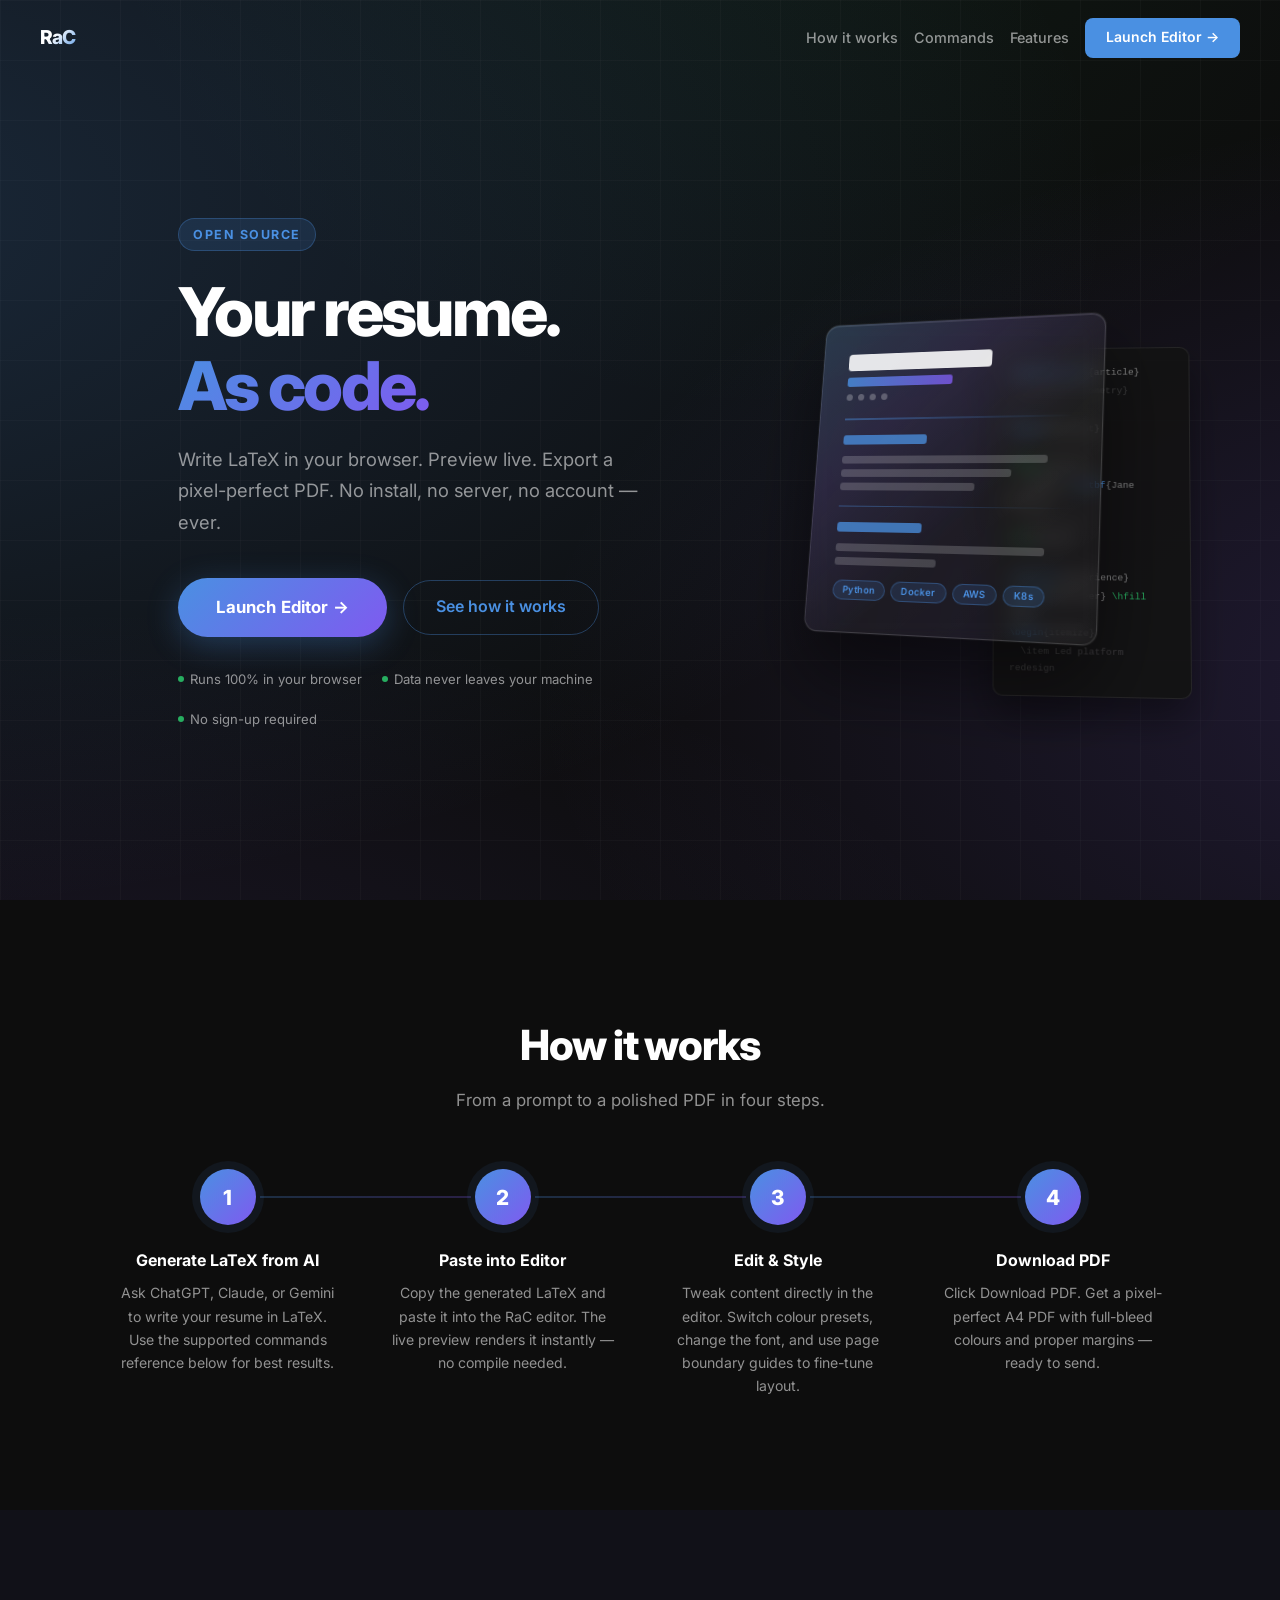
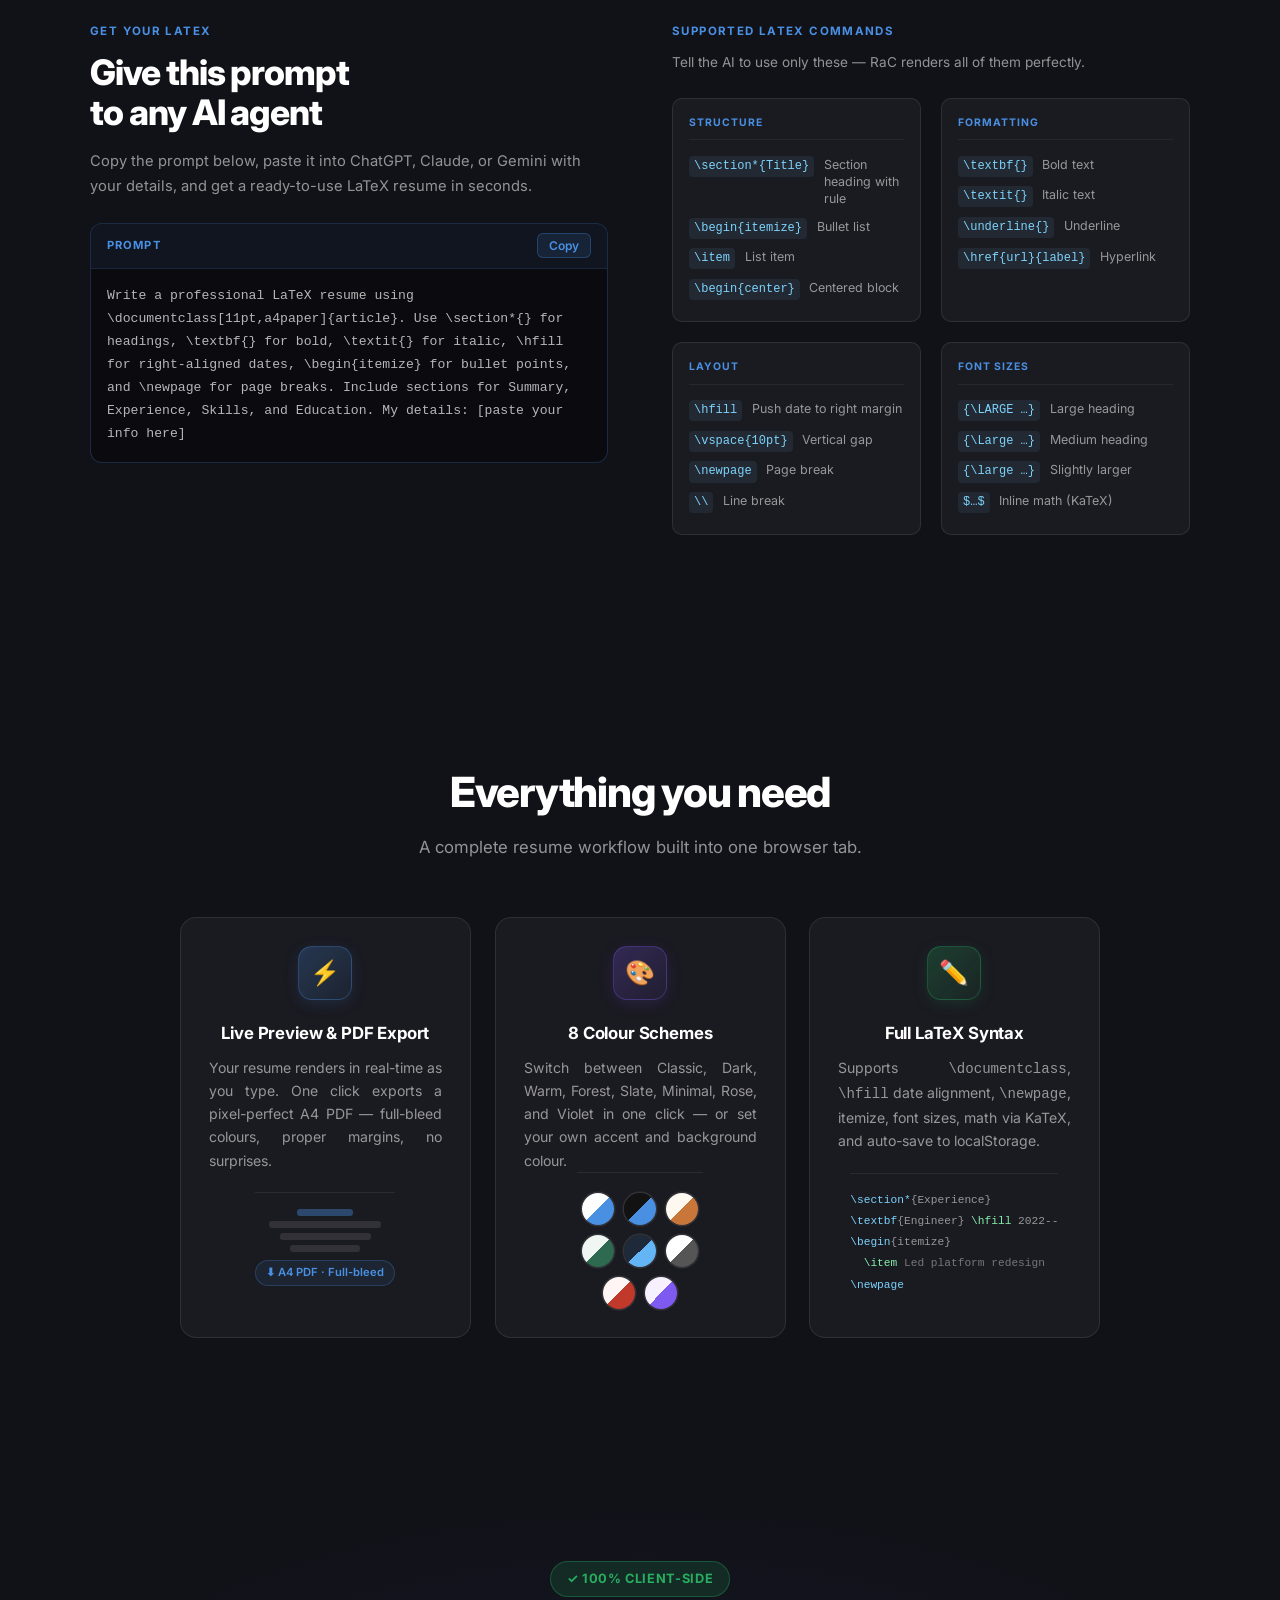
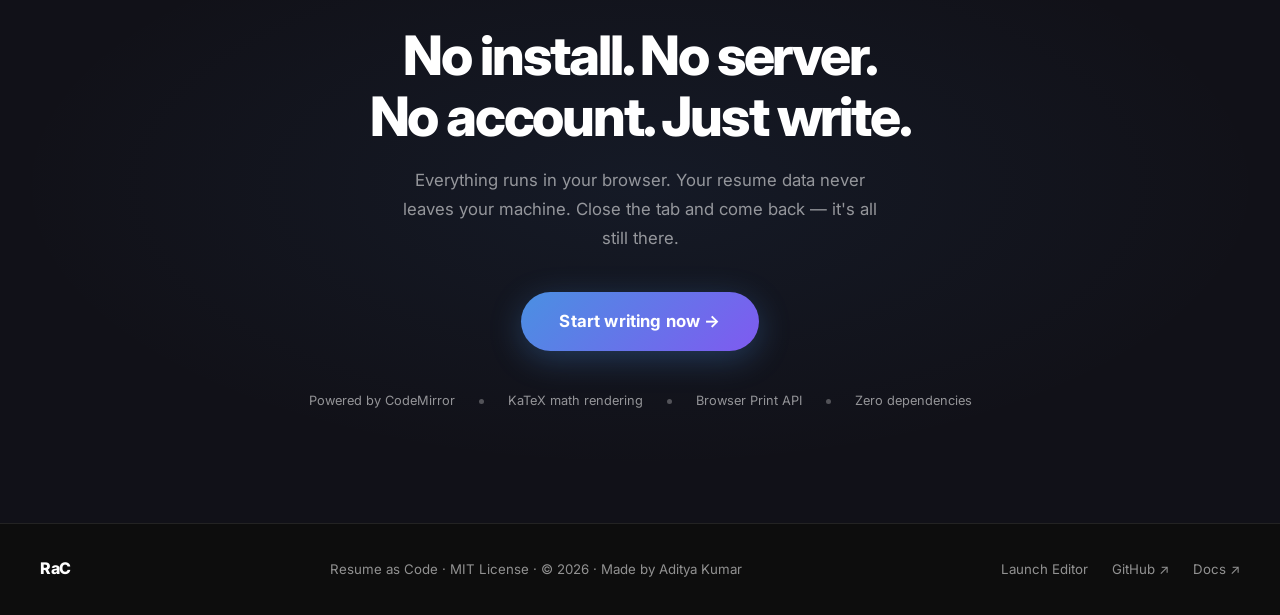
<file: index.html>
<!DOCTYPE html>
<html lang="en">
<head>
  <meta charset="UTF-8">
  <meta name="viewport" content="width=device-width, initial-scale=1.0">
  <title>RaC — Resume as Code | Browser-based LaTeX Resume Editor</title>
  <meta name="description" content="Write your resume in LaTeX, preview it live, export to PDF. No install, no server, no account required.">
  <link rel="stylesheet" href="css/landing.css">
  <link rel="preconnect" href="https://fonts.googleapis.com">
  <link href="https://fonts.googleapis.com/css2?family=Inter:ital,opsz,wght@0,14..32,400;0,14..32,600;0,14..32,700;0,14..32,800&display=swap" rel="stylesheet">
</head>
<body>

  <!-- ── Navigation ──────────────────────────────────────────────── -->
  <nav class="nav" id="nav">
    <span class="nav-logo">RaC</span>
    <div class="nav-links">
      <a href="#how-it-works" class="nav-link">How it works</a>
      <a href="#prompt"       class="nav-link">Commands</a>
      <a href="#features"     class="nav-link">Features</a>
      <a href="app.html"      class="nav-cta">Launch Editor →</a>
    </div>
  </nav>

  <!-- ── Hero ────────────────────────────────────────────────────── -->
  <section class="hero" id="hero">
    <div class="hero-aurora" aria-hidden="true"></div>
    <div class="hero-grid"   aria-hidden="true"></div>

    <div class="hero-content">
      <div class="hero-label">Open Source</div>
      <h1 class="hero-title">
        Your resume.<br>
        <span class="hero-accent">As code.</span>
      </h1>
      <p class="hero-sub">
        Write LaTeX in your browser. Preview live. Export a pixel-perfect PDF.
        No install, no server, no account — ever.
      </p>
      <div class="hero-actions">
        <a href="app.html" class="btn-cta">Launch Editor →</a>
        <a href="#how-it-works" class="btn-cta-outline">See how it works</a>
      </div>
      <div class="hero-badges">
        <span class="hero-badge">
          <span class="hero-badge-dot"></span>
          Runs 100% in your browser
        </span>
        <span class="hero-badge">
          <span class="hero-badge-dot"></span>
          Data never leaves your machine
        </span>
        <span class="hero-badge">
          <span class="hero-badge-dot"></span>
          No sign-up required
        </span>
      </div>
    </div>

    <div class="hero-visual" aria-hidden="true">
      <!-- Editor mockup floating behind -->
      <div class="editor-mockup">
        <div class="em-line"><span class="em-blue">\documentclass</span><span>{article}</span></div>
        <div class="em-line em-dimmed">\usepackage{geometry}</div>
        <div class="em-line em-dimmed">&nbsp;</div>
        <div class="em-line"><span class="em-blue">\begin</span>{document}</div>
        <div class="em-line em-dimmed">&nbsp;</div>
        <div class="em-line"><span class="em-green">\begin</span>{center}</div>
        <div class="em-line">&nbsp;&nbsp;{\LARGE <span class="em-blue">\textbf</span>{Jane Smith}}</div>
        <div class="em-line em-dimmed">&nbsp;&nbsp;\vspace{4pt}</div>
        <div class="em-line"><span class="em-green">\end</span>{center}</div>
        <div class="em-line em-dimmed">&nbsp;</div>
        <div class="em-line"><span class="em-blue">\section*</span>{Experience}</div>
        <div class="em-line"><span class="em-blue">\textbf</span>{Engineer} <span class="em-green">\hfill</span> 2022--</div>
        <div class="em-line"><span class="em-blue">\begin</span>{itemize}</div>
        <div class="em-line em-dimmed">&nbsp;&nbsp;\item Led platform redesign</div>
      </div>

      <!-- 3D floating resume card -->
      <div class="resume-card-3d">
        <div class="rc-header">
          <div class="rc-name"></div>
          <div class="rc-role"></div>
          <div class="rc-contact">
            <div class="rc-dot"></div>
            <div class="rc-dot"></div>
            <div class="rc-dot"></div>
            <div class="rc-dot"></div>
          </div>
        </div>
        <div class="rc-divider"></div>
        <div class="rc-section-label"></div>
        <div class="rc-line rc-line-w90"></div>
        <div class="rc-line rc-line-w75"></div>
        <div class="rc-line rc-line-w60"></div>
        <div class="rc-divider"></div>
        <div class="rc-section-label"></div>
        <div class="rc-line rc-line-w90"></div>
        <div class="rc-line rc-line-w45"></div>
        <div class="rc-chips">
          <span class="rc-chip">Python</span>
          <span class="rc-chip">Docker</span>
          <span class="rc-chip">AWS</span>
          <span class="rc-chip">K8s</span>
        </div>
      </div>
    </div>
  </section>

  <!-- ── How it Works ─────────────────────────────────────────────── -->
  <section class="how-it-works section-pad section-fade" id="how-it-works">
    <h2 class="section-title">How it works</h2>
    <p class="section-sub">From a prompt to a polished PDF in four steps.</p>

    <div class="steps-row">

      <div class="step">
        <div class="step-num">1</div>
        <h3>Generate LaTeX from AI</h3>
        <p>Ask ChatGPT, Claude, or Gemini to write your resume in LaTeX. Use the supported commands reference below for best results.</p>
      </div>

      <div class="step">
        <div class="step-num">2</div>
        <h3>Paste into Editor</h3>
        <p>Copy the generated LaTeX and paste it into the RaC editor. The live preview renders it instantly — no compile needed.</p>
      </div>

      <div class="step">
        <div class="step-num">3</div>
        <h3>Edit &amp; Style</h3>
        <p>Tweak content directly in the editor. Switch colour presets, change the font, and use page boundary guides to fine-tune layout.</p>
      </div>

      <div class="step">
        <div class="step-num">4</div>
        <h3>Download PDF</h3>
        <p>Click Download PDF. Get a pixel-perfect A4 PDF with full-bleed colours and proper margins — ready to send.</p>
      </div>

    </div>
  </section>

  <!-- ── Prompt + Supported Commands ─────────────────────────────── -->
  <section class="prompt-section section-pad section-fade" id="prompt">

    <div class="prompt-layout">

      <!-- Left: prompt card -->
      <div class="prompt-left">
        <div class="prompt-eyebrow">Get your LaTeX</div>
        <h2 class="prompt-title">Give this prompt<br>to any AI agent</h2>
        <p class="prompt-desc">Copy the prompt below, paste it into ChatGPT, Claude, or Gemini with your details, and get a ready-to-use LaTeX resume in seconds.</p>
        <div class="prompt-box">
          <div class="prompt-box-header">
            <span class="prompt-box-label">Prompt</span>
            <button class="prompt-copy-btn" id="promptCopyBtn">Copy</button>
          </div>
          <div class="prompt-box-text" id="promptText">Write a professional LaTeX resume using \documentclass[11pt,a4paper]{article}. Use \section*{} for headings, \textbf{} for bold, \textit{} for italic, \hfill for right-aligned dates, \begin{itemize} for bullet points, and \newpage for page breaks. Include sections for Summary, Experience, Skills, and Education. My details: [paste your info here]</div>
        </div>
      </div>

      <!-- Right: supported commands reference -->
      <div class="prompt-right">
        <div class="prompt-eyebrow">Supported LaTeX commands</div>
        <p class="prompt-ref-sub">Tell the AI to use only these — RaC renders all of them perfectly.</p>
        <div class="cmd-grid">

          <div class="cmd-group">
            <div class="cmd-group-label">Structure</div>
            <div class="cmd-row"><code>\section*{Title}</code><span>Section heading with rule</span></div>
            <div class="cmd-row"><code>\begin{itemize}</code><span>Bullet list</span></div>
            <div class="cmd-row"><code>\item</code><span>List item</span></div>
            <div class="cmd-row"><code>\begin{center}</code><span>Centered block</span></div>
          </div>

          <div class="cmd-group">
            <div class="cmd-group-label">Formatting</div>
            <div class="cmd-row"><code>\textbf{}</code><span>Bold text</span></div>
            <div class="cmd-row"><code>\textit{}</code><span>Italic text</span></div>
            <div class="cmd-row"><code>\underline{}</code><span>Underline</span></div>
            <div class="cmd-row"><code>\href{url}{label}</code><span>Hyperlink</span></div>
          </div>

          <div class="cmd-group">
            <div class="cmd-group-label">Layout</div>
            <div class="cmd-row"><code>\hfill</code><span>Push date to right margin</span></div>
            <div class="cmd-row"><code>\vspace{10pt}</code><span>Vertical gap</span></div>
            <div class="cmd-row"><code>\newpage</code><span>Page break</span></div>
            <div class="cmd-row"><code>\\</code><span>Line break</span></div>
          </div>

          <div class="cmd-group">
            <div class="cmd-group-label">Font Sizes</div>
            <div class="cmd-row"><code>{\LARGE …}</code><span>Large heading</span></div>
            <div class="cmd-row"><code>{\Large …}</code><span>Medium heading</span></div>
            <div class="cmd-row"><code>{\large …}</code><span>Slightly larger</span></div>
            <div class="cmd-row"><code>$…$</code><span>Inline math (KaTeX)</span></div>
          </div>

        </div>
      </div>

    </div>
  </section>

  <!-- ── Features ─────────────────────────────────────────────────── -->
  <section class="features section-pad section-fade" id="features">
    <h2 class="section-title">Everything you need</h2>
    <p class="section-sub">A complete resume workflow built into one browser tab.</p>

    <div class="features-grid features-grid--3">

      <div class="feature-card feature-card--blue" data-tilt>
        <div class="feature-icon fi-blue">⚡</div>
        <h3>Live Preview &amp; PDF Export</h3>
        <p>Your resume renders in real-time as you type. One click exports a pixel-perfect A4 PDF — full-bleed colours, proper margins, no surprises.</p>
        <div class="feature-visual">
          <div class="fv-preview">
            <div class="fv-bar fv-bar--accent"></div>
            <div class="fv-bar fv-bar--w80"></div>
            <div class="fv-bar fv-bar--w65"></div>
            <div class="fv-bar fv-bar--w50"></div>
          </div>
          <div class="fv-pdf-badge">⬇ A4 PDF · Full-bleed</div>
        </div>
      </div>

      <div class="feature-card feature-card--violet" data-tilt>
        <div class="feature-icon fi-violet">🎨</div>
        <h3>8 Colour Schemes</h3>
        <p>Switch between Classic, Dark, Warm, Forest, Slate, Minimal, Rose, and Violet in one click — or set your own accent and background colour.</p>
        <div class="feature-swatches">
          <span class="fswatch" style="background:linear-gradient(135deg,#ffffff 50%,#4a90e2 50%)" title="Classic"></span>
          <span class="fswatch" style="background:linear-gradient(135deg,#121212 50%,#4a90e2 50%)" title="Dark"></span>
          <span class="fswatch" style="background:linear-gradient(135deg,#fdf8f0 50%,#c8763a 50%)" title="Warm"></span>
          <span class="fswatch" style="background:linear-gradient(135deg,#f0f7f2 50%,#2d6a4f 50%)" title="Forest"></span>
          <span class="fswatch" style="background:linear-gradient(135deg,#1e2a3a 50%,#64b5f6 50%)" title="Slate"></span>
          <span class="fswatch" style="background:linear-gradient(135deg,#ffffff 50%,#555555 50%)" title="Minimal"></span>
          <span class="fswatch" style="background:linear-gradient(135deg,#fff5f5 50%,#c0392b 50%)" title="Rose"></span>
          <span class="fswatch" style="background:linear-gradient(135deg,#f7f0ff 50%,#7f5af0 50%)" title="Violet"></span>
        </div>
      </div>

      <div class="feature-card feature-card--green" data-tilt>
        <div class="feature-icon fi-green">✏️</div>
        <h3>Full LaTeX Syntax</h3>
        <p>Supports <code>\documentclass</code>, <code>\hfill</code> date alignment, <code>\newpage</code>, itemize, font sizes, math via KaTeX, and auto-save to localStorage.</p>
        <div class="feature-visual">
          <div class="fv-code">
            <div><span class="kw">\section*</span><span class="str">{Experience}</span></div>
            <div><span class="kw">\textbf</span><span class="str">{Engineer}</span> <span class="fn">\hfill</span> <span class="str">2022--</span></div>
            <div><span class="kw">\begin</span><span class="str">{itemize}</span></div>
            <div>&nbsp;&nbsp;<span class="fn">\item</span> Led platform redesign</div>
            <div><span class="kw">\newpage</span></div>
          </div>
        </div>
      </div>

    </div>
  </section>

  <!-- ── Promise / CTA ─────────────────────────────────────────────── -->
  <section class="promise section-pad section-fade" id="promise">
    <div class="promise-inner">
      <div class="promise-badge">✓ 100% client-side</div>
      <h2 class="promise-title">
        No install. No server.<br>No account. Just write.
      </h2>
      <p class="promise-sub">
        Everything runs in your browser. Your resume data never leaves your machine.
        Close the tab and come back — it's all still there.
      </p>
      <a href="app.html" class="btn-cta">Start writing now →</a>
      <div class="promise-tech">
        <span class="tech-badge">Powered by CodeMirror</span>
        <span class="tech-badge-dot"></span>
        <span class="tech-badge">KaTeX math rendering</span>
        <span class="tech-badge-dot"></span>
        <span class="tech-badge">Browser Print API</span>
        <span class="tech-badge-dot"></span>
        <span class="tech-badge">Zero dependencies</span>
      </div>
    </div>
  </section>

  <!-- ── Footer ────────────────────────────────────────────────────── -->
  <footer class="footer">
    <span class="footer-logo">RaC</span>
    <span>Resume as Code · MIT License · © 2026 · Made by Aditya Kumar</span>
    <div class="footer-links">
      <a href="app.html"                                             class="footer-link">Launch Editor</a>
      <a href="https://github.com/darksoul03/devops_resumeMaker"
         target="_blank" rel="noopener"                             class="footer-link">GitHub ↗</a>
      <a href="https://github.com/aditya-kloud/rac-resume-as-code#readme" target="_blank" rel="noopener" class="footer-link">Docs ↗</a>
    </div>
  </footer>

  <script src="js/landing.js"></script>
</body>
</html>
</file>
<file: css/landing.css>
/* ================================================================
   RaC — Landing Page Styles
   ================================================================ */

/* Design tokens */
:root {
  --blue:          #4a90e2;
  --blue-dim:      rgba(74, 144, 226, 0.15);
  --blue-glow:     rgba(74, 144, 226, 0.4);
  --violet:        #7f5af0;
  --violet-dim:    rgba(127, 90, 240, 0.15);
  --green:         #27ae60;
  --green-dim:     rgba(39, 174, 96, 0.15);
  --dark:          #0d0d0d;
  --dark2:         #111118;
  --surface:       rgba(255, 255, 255, 0.04);
  --surface-hover: rgba(255, 255, 255, 0.07);
  --border:        rgba(255, 255, 255, 0.09);
  --border-hover:  rgba(74, 144, 226, 0.35);
  --white:         #ffffff;
  --text-muted:    rgba(255, 255, 255, 0.55);
  --radius:        16px;
  --radius-sm:     10px;
  --transition:    0.38s cubic-bezier(0.23, 1, 0.32, 1);
}

/* ── Reset ─────────────────────────────────────────────────────── */
*, *::before, *::after { box-sizing: border-box; margin: 0; padding: 0; }
html { scroll-behavior: smooth; font-size: 16px; }

body {
  font-family: 'Inter', -apple-system, BlinkMacSystemFont, 'Segoe UI', Roboto, sans-serif;
  background: var(--dark);
  color: var(--white);
  overflow-x: hidden;
  line-height: 1.6;
  -webkit-font-smoothing: antialiased;
}

a { color: inherit; text-decoration: none; }
img { display: block; max-width: 100%; }

/* ── Utility ────────────────────────────────────────────────────── */
.section-pad { padding: 7rem 2rem; }
.section-title {
  font-size: clamp(1.8rem, 4vw, 2.6rem);
  font-weight: 800;
  letter-spacing: -0.03em;
  text-align: center;
  margin-bottom: 0.5rem;
}
.section-sub {
  text-align: center;
  color: var(--text-muted);
  font-size: 1.05rem;
  max-width: 520px;
  margin: 0 auto 3.5rem;
}

/* ── Section Fade-in ────────────────────────────────────────────── */
.section-fade {
  opacity: 0;
  transform: translateY(48px);
  transition: opacity 0.75s ease, transform 0.75s ease;
}
.section-fade.visible {
  opacity: 1;
  transform: translateY(0);
}

/* ── Nav ────────────────────────────────────────────────────────── */
.nav {
  position: fixed;
  top: 0; left: 0; right: 0;
  z-index: 200;
  display: flex;
  align-items: center;
  justify-content: space-between;
  padding: 1.1rem 2.5rem;
  transition: background 0.3s ease, backdrop-filter 0.3s ease, border-color 0.3s ease;
  border-bottom: 1px solid transparent;
}
.nav.scrolled {
  background: rgba(13, 13, 13, 0.82);
  backdrop-filter: blur(14px);
  -webkit-backdrop-filter: blur(14px);
  border-color: var(--border);
}
.nav-logo {
  font-size: 1.2rem;
  font-weight: 800;
  letter-spacing: -0.04em;
  background: linear-gradient(135deg, var(--white) 40%, var(--blue));
  -webkit-background-clip: text;
  -webkit-text-fill-color: transparent;
  background-clip: text;
}
.nav-links { display: flex; align-items: center; gap: 1rem; }
.nav-link {
  color: var(--text-muted);
  font-size: 0.9rem;
  font-weight: 500;
  transition: color 0.2s;
}
.nav-link:hover { color: var(--white); }
.nav-cta {
  display: inline-flex;
  align-items: center;
  gap: 0.3rem;
  background: var(--blue);
  color: #fff;
  padding: 0.55rem 1.3rem;
  border-radius: 8px;
  font-size: 0.875rem;
  font-weight: 600;
  transition: transform 0.15s, box-shadow 0.15s, background 0.15s;
}
.nav-cta:hover {
  transform: translateY(-2px);
  box-shadow: 0 6px 24px var(--blue-glow);
  background: #5a9ee8;
}

/* ── CTA Button (shared) ─────────────────────────────────────────── */
.btn-cta {
  display: inline-flex;
  align-items: center;
  gap: 0.4rem;
  background: linear-gradient(135deg, var(--blue) 0%, var(--violet) 100%);
  color: #fff;
  padding: 1rem 2.4rem;
  border-radius: 50px;
  font-size: 1.05rem;
  font-weight: 700;
  letter-spacing: 0.01em;
  box-shadow: 0 8px 32px rgba(74, 144, 226, 0.3);
  transition: transform 0.2s, box-shadow 0.2s;
  white-space: nowrap;
}
.btn-cta:hover {
  transform: translateY(-3px) scale(1.02);
  box-shadow: 0 16px 48px rgba(74, 144, 226, 0.5);
}
.btn-cta-outline {
  display: inline-flex;
  align-items: center;
  gap: 0.4rem;
  border: 1.5px solid var(--border-hover);
  color: var(--blue);
  padding: 0.85rem 2rem;
  border-radius: 50px;
  font-size: 1rem;
  font-weight: 600;
  transition: background 0.2s, transform 0.2s;
}
.btn-cta-outline:hover {
  background: var(--blue-dim);
  transform: translateY(-2px);
}

/* ── Hero ───────────────────────────────────────────────────────── */
.hero {
  min-height: 100vh;
  display: flex;
  align-items: center;
  justify-content: center;
  position: relative;
  overflow: hidden;
  padding: 8rem 2.5rem 5rem;
  gap: 4rem;
}

/* Aurora animated gradient background */
.hero-aurora {
  position: absolute;
  inset: -60%;
  width: 220%;
  height: 220%;
  background:
    radial-gradient(ellipse 75% 55% at 18% 38%, rgba(74,144,226,0.22) 0%, transparent 65%),
    radial-gradient(ellipse 55% 45% at 82% 62%, rgba(127,90,240,0.18) 0%, transparent 65%),
    radial-gradient(ellipse 45% 55% at 55% 18%, rgba(39,174,96,0.08) 0%, transparent 55%),
    radial-gradient(ellipse 60% 40% at 30% 80%, rgba(127,90,240,0.1) 0%, transparent 55%);
  animation: aurora-drift 20s ease-in-out infinite alternate;
  pointer-events: none;
  z-index: 0;
}
@keyframes aurora-drift {
  0%   { transform: translate(0,    0)    rotate(0deg)   scale(1);    }
  25%  { transform: translate(2.5%, 1.5%) rotate(2deg)   scale(1.03); }
  50%  { transform: translate(-1.5%, 3%)  rotate(-1.5deg) scale(0.99); }
  75%  { transform: translate(1%,   -1.5%) rotate(3deg)  scale(1.02); }
  100% { transform: translate(-2%,  2%)   rotate(-2.5deg) scale(1.01); }
}

/* Subtle grid overlay */
.hero-grid {
  position: absolute;
  inset: 0;
  background-image:
    linear-gradient(rgba(255,255,255,0.025) 1px, transparent 1px),
    linear-gradient(90deg, rgba(255,255,255,0.025) 1px, transparent 1px);
  background-size: 60px 60px;
  pointer-events: none;
  z-index: 0;
}

.hero-content {
  position: relative;
  z-index: 1;
  max-width: 560px;
  flex-shrink: 0;
}
.hero-label {
  display: inline-block;
  background: var(--blue-dim);
  border: 1px solid rgba(74,144,226,0.3);
  color: var(--blue);
  font-size: 0.78rem;
  font-weight: 700;
  letter-spacing: 0.12em;
  text-transform: uppercase;
  padding: 0.35rem 0.9rem;
  border-radius: 20px;
  margin-bottom: 1.5rem;
}
.hero-title {
  font-size: clamp(2.6rem, 6vw, 4.2rem);
  font-weight: 800;
  line-height: 1.1;
  letter-spacing: -0.04em;
  margin-bottom: 1.3rem;
}
.hero-accent {
  background: linear-gradient(135deg, var(--blue), var(--violet));
  -webkit-background-clip: text;
  -webkit-text-fill-color: transparent;
  background-clip: text;
}
.hero-sub {
  font-size: 1.15rem;
  color: var(--text-muted);
  line-height: 1.7;
  margin-bottom: 2.5rem;
  max-width: 480px;
}
.hero-actions {
  display: flex;
  align-items: center;
  gap: 1rem;
  flex-wrap: wrap;
}
.hero-badges {
  display: flex;
  align-items: center;
  gap: 1.2rem;
  margin-top: 2rem;
  flex-wrap: wrap;
}
.hero-badge {
  display: flex;
  align-items: center;
  gap: 0.4rem;
  color: var(--text-muted);
  font-size: 0.82rem;
}
.hero-badge-dot {
  width: 6px; height: 6px;
  border-radius: 50%;
  background: var(--green);
  flex-shrink: 0;
}

/* ── 3D Floating Resume Card ─────────────────────────────────────── */
.hero-visual {
  position: relative;
  z-index: 1;
  flex-shrink: 0;
  perspective: 1000px;
}

.resume-card-3d {
  width: 300px;
  background: linear-gradient(145deg, rgba(255,255,255,0.07), rgba(255,255,255,0.02));
  border: 1px solid rgba(255,255,255,0.13);
  border-radius: 14px;
  padding: 2rem 1.75rem;
  backdrop-filter: blur(10px);
  box-shadow:
    0 40px 80px rgba(0,0,0,0.5),
    0 0 0 1px rgba(255,255,255,0.06),
    inset 0 1px 0 rgba(255,255,255,0.1);
  animation: card-float 6s ease-in-out infinite;
  transform: rotateY(-18deg) rotateX(10deg);
  transform-style: preserve-3d;
  will-change: transform;
}
@keyframes card-float {
  0%, 100% { transform: rotateY(-18deg) rotateX(10deg)  translateY(0px);   }
  50%       { transform: rotateY(-14deg) rotateX(7deg)   translateY(-16px); }
}

/* Card glow ring */
.resume-card-3d::before {
  content: '';
  position: absolute;
  inset: -1px;
  border-radius: 15px;
  background: linear-gradient(135deg, rgba(74,144,226,0.3), rgba(127,90,240,0.2), transparent 60%);
  z-index: -1;
  opacity: 0.6;
  animation: card-glow 6s ease-in-out infinite;
}
@keyframes card-glow {
  0%, 100% { opacity: 0.6; }
  50%       { opacity: 1;   }
}

/* CSS-drawn resume content inside card */
.rc-header { margin-bottom: 1.2rem; }
.rc-name {
  height: 18px; width: 65%;
  background: rgba(255,255,255,0.88);
  border-radius: 4px;
  margin-bottom: 7px;
}
.rc-role {
  height: 10px; width: 48%;
  background: linear-gradient(90deg, var(--blue), var(--violet));
  border-radius: 3px;
  opacity: 0.8;
}
.rc-contact {
  display: flex; gap: 6px; margin-top: 8px;
}
.rc-dot {
  height: 7px; width: 7px;
  border-radius: 50%;
  background: rgba(255,255,255,0.25);
}
.rc-divider {
  height: 1.5px;
  background: linear-gradient(90deg, var(--blue), transparent);
  margin: 1rem 0;
  opacity: 0.45;
}
.rc-section-label {
  height: 10px; width: 38%;
  background: var(--blue);
  border-radius: 3px;
  margin-bottom: 0.75rem;
  opacity: 0.75;
}
.rc-line {
  height: 8px;
  background: rgba(255,255,255,0.18);
  border-radius: 3px;
  margin-bottom: 6px;
}
.rc-line-w90 { width: 90%; }
.rc-line-w75 { width: 75%; }
.rc-line-w60 { width: 60%; }
.rc-line-w45 { width: 45%; }
.rc-chips {
  display: flex; gap: 6px; flex-wrap: wrap; margin-top: 0.9rem;
}
.rc-chip {
  height: 20px; padding: 0 10px;
  background: var(--blue-dim);
  border: 1px solid rgba(74,144,226,0.35);
  border-radius: 20px;
  font-size: 0.6rem;
  color: var(--blue);
  display: flex; align-items: center;
  font-weight: 600;
  letter-spacing: 0.04em;
}

/* Editor mockup floating behind card */
.editor-mockup {
  position: absolute;
  top: 30px; right: -90px;
  width: 200px;
  background: rgba(18,18,18,0.9);
  border: 1px solid rgba(255,255,255,0.08);
  border-radius: 10px;
  padding: 1rem;
  font-size: 0.6rem;
  font-family: 'Monaco', 'Menlo', monospace;
  color: rgba(255,255,255,0.5);
  line-height: 1.8;
  transform: rotateY(-5deg) rotateX(3deg) translateZ(-20px);
  box-shadow: 0 20px 40px rgba(0,0,0,0.4);
  z-index: -1;
  animation: card-float 6s ease-in-out infinite;
  animation-delay: -2s;
}
.em-line { margin-bottom: 2px; }
.em-blue  { color: var(--blue);   }
.em-green { color: #27ae60;       }
.em-dimmed { opacity: 0.35;       }

/* ── Features Section ───────────────────────────────────────────── */
.features { background: var(--dark2); }

.features-grid {
  display: grid;
  grid-template-columns: repeat(3, 1fr);
  gap: 1.5rem;
  max-width: 1080px;
  margin: 0 auto;
  align-items: stretch;   /* fix 1: equal height */
}
.features-grid--3 {
  grid-template-columns: repeat(3, 1fr);
  max-width: 920px;
}

/* ── Feature card base ───────────────────────────────────────────── */
.feature-card {
  background: var(--surface);
  border: 1px solid var(--border);
  border-radius: var(--radius);
  padding: 1.75rem;
  position: relative;
  overflow: hidden;
  display: flex;
  flex-direction: column;
  align-items: center;
  text-align: center;
  will-change: transform;
  cursor: default;
  transition: border-color var(--transition), box-shadow var(--transition), transform var(--transition);
}

/* Top shimmer line — colour varies per card (fix 5) */
.feature-card::before {
  content: '';
  position: absolute;
  top: 0; left: 0; right: 0;
  height: 2px;
  opacity: 0;
  transition: opacity 0.3s;
  border-radius: var(--radius) var(--radius) 0 0;
}
.feature-card--blue::before   { background: linear-gradient(90deg, transparent, var(--blue),   transparent); }
.feature-card--violet::before { background: linear-gradient(90deg, transparent, var(--violet), transparent); }
.feature-card--green::before  { background: linear-gradient(90deg, transparent, var(--green),  transparent); }

/* Per-card hover glow (fix 5) */
.feature-card--blue:hover {
  border-color: rgba(74,144,226,0.4);
  box-shadow: 0 20px 48px rgba(0,0,0,0.35), 0 0 0 1px rgba(74,144,226,0.18);
  transform: translateY(-4px);
}
.feature-card--violet:hover {
  border-color: rgba(127,90,240,0.4);
  box-shadow: 0 20px 48px rgba(0,0,0,0.35), 0 0 0 1px rgba(127,90,240,0.18);
  transform: translateY(-4px);
}
.feature-card--green:hover {
  border-color: rgba(39,174,96,0.4);
  box-shadow: 0 20px 48px rgba(0,0,0,0.35), 0 0 0 1px rgba(39,174,96,0.18);
  transform: translateY(-4px);
}
.feature-card:hover::before { opacity: 1; }

/* fix 2: larger gradient icons */
.feature-icon {
  width: 54px; height: 54px;
  border-radius: 14px;
  display: flex;
  align-items: center;
  justify-content: center;
  font-size: 1.5rem;
  margin-bottom: 1.25rem;
  flex-shrink: 0;
}
.fi-blue {
  background: linear-gradient(135deg, rgba(74,144,226,0.25), rgba(74,144,226,0.08));
  border: 1px solid rgba(74,144,226,0.3);
  box-shadow: 0 4px 16px rgba(74,144,226,0.15);
}
.fi-violet {
  background: linear-gradient(135deg, rgba(127,90,240,0.25), rgba(127,90,240,0.08));
  border: 1px solid rgba(127,90,240,0.3);
  box-shadow: 0 4px 16px rgba(127,90,240,0.15);
}
.fi-green {
  background: linear-gradient(135deg, rgba(39,174,96,0.25), rgba(39,174,96,0.08));
  border: 1px solid rgba(39,174,96,0.3);
  box-shadow: 0 4px 16px rgba(39,174,96,0.15);
}

.feature-card h3 {
  font-size: 1.05rem;
  font-weight: 700;
  margin-bottom: 0.55rem;
  letter-spacing: -0.01em;
}
.feature-card p {
  font-size: 0.88rem;
  color: var(--text-muted);
  line-height: 1.65;
  text-align: justify;
}
/* Push bottom visuals to the card base evenly across all cards */
.feature-swatches,
.feature-visual { margin-top: auto; padding-top: 1.25rem; }

.feature-swatches { /* grid handles layout */ }
.fv-preview { align-items: center; }
.fv-code    { text-align: left; }

/* fix 3: swatch circles 3-3-2 with last row centred */
.feature-swatches {
  display: flex;
  flex-wrap: wrap;
  justify-content: center;
  gap: 10px;
  border-top: 1px solid rgba(255,255,255,0.07);
  width: 100%;
  max-width: 126px; /* 3×32px + 2×10px gap = 116px; slight buffer */
  margin-left: auto;
  margin-right: auto;
}
/* Force 3 per row for first 6, last 2 centre naturally */
.fswatch {
  width: 32px;
  height: 32px;
  border-radius: 50%;
  display: block;
  box-shadow: 0 0 0 1.5px rgba(255,255,255,0.1);
  transition: transform 0.18s, box-shadow 0.18s;
  cursor: default;
}
.fswatch:hover {
  transform: scale(1.25);
  box-shadow: 0 0 0 2px rgba(255,255,255,0.35);
}

/* fix 4: mini visual indicators for card 1 and card 3 */
.feature-visual {
  margin-top: 1.25rem;
  padding-top: 1rem;
  border-top: 1px solid rgba(255,255,255,0.07);
}

/* Card 1 — mini live-preview indicator */
.fv-preview {
  display: flex;
  flex-direction: column;
  gap: 5px;
}
.fv-bar {
  height: 7px;
  border-radius: 3px;
  background: rgba(255,255,255,0.1);
}
.fv-bar--accent { background: rgba(74,144,226,0.4); width: 40%; }
.fv-bar--w80    { width: 80%; }
.fv-bar--w65    { width: 65%; }
.fv-bar--w50    { width: 50%; }
.fv-pdf-badge {
  display: inline-flex;
  align-items: center;
  gap: 5px;
  margin-top: 8px;
  font-size: 0.7rem;
  font-weight: 600;
  color: var(--blue);
  background: rgba(74,144,226,0.1);
  border: 1px solid rgba(74,144,226,0.25);
  border-radius: 20px;
  padding: 3px 10px;
}

/* Card 3 — mini code snippet */
.fv-code {
  font-family: 'Monaco', 'Menlo', monospace;
  font-size: 0.7rem;
  line-height: 1.9;
  color: rgba(255,255,255,0.4);
}
.fv-code .kw  { color: #7dd3fc; }
.fv-code .fn  { color: #86efac; }
.fv-code .str { color: rgba(255,255,255,0.55); }

/* ── How It Works ───────────────────────────────────────────────── */
.how-it-works { background: var(--dark); }

.steps-row {
  display: flex;
  align-items: flex-start;
  max-width: 1100px;
  margin: 0 auto;
  position: relative;
}
.step {
  flex: 1;
  text-align: center;
  padding: 0 1.5rem;
  position: relative;
}

/* Connector line between steps */
.step:not(:last-child)::after {
  content: '';
  position: absolute;
  top: 27px;
  left: calc(50% + 32px);
  right: calc(-50% + 32px);
  height: 2px;
  background: linear-gradient(90deg, var(--blue), var(--violet));
  opacity: 0.25;
}

.step-num {
  width: 56px; height: 56px;
  border-radius: 50%;
  background: linear-gradient(135deg, var(--blue), var(--violet));
  display: flex;
  align-items: center;
  justify-content: center;
  font-size: 1.3rem;
  font-weight: 800;
  margin: 0 auto 1.4rem;
  box-shadow: 0 0 0 8px rgba(74,144,226,0.08);
  animation: pulse-glow 3.5s ease-in-out infinite;
  position: relative;
  z-index: 1;
}
.step:nth-child(2) .step-num { animation-delay: 0.6s; }
.step:nth-child(3) .step-num { animation-delay: 1.2s; }

@keyframes pulse-glow {
  0%, 100% { box-shadow: 0 0 0 8px rgba(74,144,226,0.08), 0 0 20px rgba(74,144,226,0.2); }
  50%       { box-shadow: 0 0 0 12px rgba(74,144,226,0.12), 0 0 40px rgba(74,144,226,0.45); }
}

.step h3 {
  font-size: 1rem;
  font-weight: 700;
  margin-bottom: 0.5rem;
}
.step p {
  font-size: 0.88rem;
  color: var(--text-muted);
  line-height: 1.65;
}

/* Prompt hint box inside step 1 */
.step-hint {
  display: flex;
  flex-direction: column;
  gap: 0.35rem;
  margin-top: 1rem;
  background: rgba(74,144,226,0.07);
  border: 1px solid rgba(74,144,226,0.2);
  border-radius: 10px;
  padding: 0.75rem 1rem;
  text-align: left;
}
.step-hint-label {
  font-size: 0.65rem;
  font-weight: 700;
  letter-spacing: 0.1em;
  text-transform: uppercase;
  color: var(--blue);
}
.step-hint-text {
  font-size: 0.78rem;
  color: rgba(255,255,255,0.6);
  line-height: 1.5;
  font-style: italic;
}

/* ── Templates Section ──────────────────────────────────────────── */
.templates { background: var(--dark2); }

.templates-grid {
  display: grid;
  grid-template-columns: repeat(3, 1fr);
  gap: 1.5rem;
  max-width: 960px;
  margin: 0 auto;
}

.template-card {
  border-radius: var(--radius);
  overflow: hidden;
  border: 1px solid var(--border);
  cursor: default;
  will-change: transform;
  transition: transform var(--transition), box-shadow var(--transition), border-color var(--transition);
}
.template-card:hover {
  transform: translateY(-10px);
  box-shadow: 0 32px 64px rgba(0,0,0,0.45);
  border-color: rgba(255,255,255,0.16);
}

.template-preview {
  height: 220px;
  background: #1a1a24;
  padding: 1.5rem;
  position: relative;
  overflow: hidden;
}
.tp-professional { border-top: 3px solid var(--blue);   }
.tp-simple       { border-top: 3px solid #aaaaaa;       }
.tp-devops       { border-top: 3px solid var(--violet); }

/* CSS-drawn mini resume layouts inside template cards */
.tp-name-bar {
  height: 14px; width: 55%;
  border-radius: 3px;
  margin: 0 auto 6px;
  opacity: 0.85;
}
.tp-professional .tp-name-bar { background: #fff; }
.tp-simple       .tp-name-bar { background: #eee; }
.tp-devops       .tp-name-bar { background: #fff; }

.tp-role-bar {
  height: 8px; width: 38%;
  border-radius: 3px;
  margin: 0 auto 12px;
  opacity: 0.5;
  background: rgba(255,255,255,0.5);
}
.tp-divider {
  height: 1px;
  background: rgba(255,255,255,0.12);
  margin-bottom: 10px;
}
.tp-section-bar {
  height: 8px; width: 30%;
  border-radius: 3px;
  margin-bottom: 8px;
  opacity: 0.6;
}
.tp-professional .tp-section-bar { background: var(--blue);   }
.tp-simple       .tp-section-bar { background: #999999;       }
.tp-devops       .tp-section-bar { background: var(--violet); }

.tp-line {
  height: 7px;
  background: rgba(255,255,255,0.12);
  border-radius: 3px;
  margin-bottom: 5px;
}
.tp-w80 { width: 80%; }
.tp-w65 { width: 65%; }
.tp-w50 { width: 50%; }
.tp-w35 { width: 35%; }

.tp-chips-row { display: flex; gap: 5px; flex-wrap: wrap; margin-top: 8px; }
.tp-chip {
  height: 14px; width: 34px;
  border-radius: 20px;
  opacity: 0.35;
  background: rgba(255,255,255,0.5);
}

.template-info {
  background: var(--surface);
  padding: 1.25rem 1.5rem;
  border-top: 1px solid var(--border);
}
.template-name {
  font-size: 0.95rem;
  font-weight: 700;
  margin-bottom: 0.25rem;
}
.template-desc {
  font-size: 0.8rem;
  color: var(--text-muted);
  line-height: 1.5;
}

/* ── Prompt + Commands Section ──────────────────────────────────── */
.prompt-section { background: var(--dark2); }

.prompt-layout {
  display: grid;
  grid-template-columns: 1fr 1fr;
  gap: 4rem;
  max-width: 1100px;
  margin: 0 auto;
  align-items: start;
}

.prompt-eyebrow {
  font-size: 0.72rem;
  font-weight: 700;
  letter-spacing: 0.12em;
  text-transform: uppercase;
  color: var(--blue);
  margin-bottom: 0.75rem;
}

.prompt-title {
  font-size: clamp(1.6rem, 3vw, 2.2rem);
  font-weight: 800;
  letter-spacing: -0.03em;
  line-height: 1.15;
  margin-bottom: 1rem;
}

.prompt-desc {
  font-size: 0.92rem;
  color: var(--text-muted);
  line-height: 1.7;
  margin-bottom: 1.5rem;
}

.prompt-box {
  background: rgba(0,0,0,0.35);
  border: 1px solid rgba(74,144,226,0.25);
  border-radius: 12px;
  overflow: hidden;
}

.prompt-box-header {
  display: flex;
  align-items: center;
  justify-content: space-between;
  padding: 0.6rem 1rem;
  background: rgba(74,144,226,0.08);
  border-bottom: 1px solid rgba(74,144,226,0.15);
}

.prompt-box-label {
  font-size: 0.7rem;
  font-weight: 700;
  letter-spacing: 0.1em;
  text-transform: uppercase;
  color: var(--blue);
}

.prompt-copy-btn {
  font-size: 0.75rem;
  font-weight: 600;
  color: var(--blue);
  background: rgba(74,144,226,0.12);
  border: 1px solid rgba(74,144,226,0.3);
  border-radius: 6px;
  padding: 0.25rem 0.7rem;
  cursor: pointer;
  transition: background 0.15s, color 0.15s;
  font-family: inherit;
}
.prompt-copy-btn:hover { background: rgba(74,144,226,0.22); }
.prompt-copy-btn.copied { background: rgba(39,174,96,0.15); color: #4cdd8a; border-color: rgba(39,174,96,0.3); }

.prompt-box-text {
  padding: 1rem;
  font-size: 0.82rem;
  color: rgba(255,255,255,0.7);
  line-height: 1.75;
  font-family: 'Monaco', 'Menlo', monospace;
  white-space: pre-wrap;
  word-break: break-word;
}

/* Right: command reference */
.prompt-ref-sub {
  font-size: 0.85rem;
  color: var(--text-muted);
  margin-bottom: 1.5rem;
  line-height: 1.6;
}

.cmd-grid {
  display: grid;
  grid-template-columns: 1fr 1fr;
  gap: 1.25rem;
}

.cmd-group {
  background: var(--surface);
  border: 1px solid var(--border);
  border-radius: var(--radius-sm);
  padding: 1rem;
}

.cmd-group-label {
  font-size: 0.65rem;
  font-weight: 700;
  letter-spacing: 0.1em;
  text-transform: uppercase;
  color: var(--blue);
  margin-bottom: 0.65rem;
  padding-bottom: 0.5rem;
  border-bottom: 1px solid rgba(255,255,255,0.06);
}

.cmd-row {
  display: flex;
  align-items: baseline;
  gap: 0.6rem;
  padding: 0.3rem 0;
  font-size: 0.8rem;
}
.cmd-row code {
  font-family: 'Monaco', 'Menlo', monospace;
  font-size: 0.75rem;
  color: #7dd3fc;
  background: rgba(125,211,252,0.08);
  border-radius: 4px;
  padding: 1px 5px;
  white-space: nowrap;
  flex-shrink: 0;
}
.cmd-row span {
  color: var(--text-muted);
  font-size: 0.78rem;
  line-height: 1.4;
}

@media (max-width: 900px) {
  .prompt-layout { grid-template-columns: 1fr; gap: 2.5rem; }
  .cmd-grid { grid-template-columns: 1fr 1fr; }
}
@media (max-width: 500px) {
  .cmd-grid { grid-template-columns: 1fr; }
}

/* ── Presets Showcase ───────────────────────────────────────────── */
.presets-section { background: var(--dark); }

.presets-row {
  display: flex;
  align-items: center;
  justify-content: center;
  gap: 1rem;
  flex-wrap: wrap;
  max-width: 860px;
  margin: 0 auto;
}
.preset-pill {
  display: flex;
  align-items: center;
  gap: 0.6rem;
  background: var(--surface);
  border: 1px solid var(--border);
  border-radius: 50px;
  padding: 0.5rem 1rem 0.5rem 0.6rem;
  font-size: 0.82rem;
  font-weight: 600;
  color: var(--text-muted);
  transition: transform 0.2s, border-color 0.2s, color 0.2s;
  cursor: default;
  white-space: nowrap;
}
.preset-pill:hover {
  transform: translateY(-3px);
  border-color: rgba(255,255,255,0.2);
  color: var(--white);
}
.preset-swatch {
  width: 28px; height: 28px;
  border-radius: 50%;
  flex-shrink: 0;
  box-shadow: inset 0 0 0 1px rgba(0,0,0,0.2);
}

/* ── Promise / CTA Section ──────────────────────────────────────── */
.promise {
  background: var(--dark2);
  text-align: center;
  position: relative;
  overflow: hidden;
}
.promise::before {
  content: '';
  position: absolute;
  inset: 0;
  background:
    radial-gradient(ellipse 70% 60% at 50% 50%, rgba(74,144,226,0.07) 0%, transparent 70%);
  pointer-events: none;
}
.promise-inner { position: relative; z-index: 1; }
.promise-badge {
  display: inline-flex;
  align-items: center;
  gap: 0.4rem;
  background: var(--green-dim);
  border: 1px solid rgba(39,174,96,0.35);
  color: var(--green);
  border-radius: 20px;
  padding: 0.4rem 1rem;
  font-size: 0.8rem;
  font-weight: 700;
  letter-spacing: 0.05em;
  text-transform: uppercase;
  margin-bottom: 1.75rem;
}
.promise-title {
  font-size: clamp(2rem, 5.5vw, 3.4rem);
  font-weight: 800;
  line-height: 1.12;
  letter-spacing: -0.04em;
  margin-bottom: 1.25rem;
}
.promise-sub {
  font-size: 1.05rem;
  color: var(--text-muted);
  max-width: 480px;
  margin: 0 auto 2.5rem;
  line-height: 1.7;
}
.promise-tech {
  display: flex;
  align-items: center;
  justify-content: center;
  gap: 1.5rem;
  margin-top: 2.5rem;
  flex-wrap: wrap;
}
.tech-badge {
  font-size: 0.8rem;
  color: var(--text-muted);
  display: flex;
  align-items: center;
  gap: 0.4rem;
}
.tech-badge-dot {
  width: 5px; height: 5px;
  border-radius: 50%;
  background: var(--text-muted);
  opacity: 0.5;
}

/* ── Footer ─────────────────────────────────────────────────────── */
.footer {
  background: var(--dark);
  border-top: 1px solid var(--border);
  padding: 2rem 2.5rem;
  display: flex;
  align-items: center;
  justify-content: space-between;
  flex-wrap: wrap;
  gap: 1rem;
  font-size: 0.83rem;
  color: var(--text-muted);
}
.footer-logo {
  font-weight: 800;
  font-size: 1rem;
  letter-spacing: -0.03em;
  color: var(--white);
}
.footer-links {
  display: flex;
  align-items: center;
  gap: 1.5rem;
}
.footer-link {
  color: var(--text-muted);
  transition: color 0.2s;
  font-size: 0.83rem;
}
.footer-link:hover { color: var(--white); }

/* ── Responsive ─────────────────────────────────────────────────── */
@media (max-width: 1024px) {
  .features-grid { grid-template-columns: repeat(2, 1fr); }
  .editor-mockup { display: none; }
}

@media (max-width: 860px) {
  .hero {
    flex-direction: column;
    text-align: center;
    padding: 7rem 1.5rem 4rem;
    gap: 3.5rem;
  }
  .hero-content { max-width: 100%; }
  .hero-sub { max-width: 100%; }
  .hero-actions { justify-content: center; flex-wrap: wrap; }
  .hero-badges { justify-content: center; flex-wrap: wrap; }

  .steps-row { flex-direction: column; align-items: center; gap: 2.5rem; }
  .step:not(:last-child)::after { display: none; }
  .step-hint { text-align: left; }

  .resume-card-3d { width: 260px; }

  /* Prompt section: stack columns */
  .prompt-layout {
    grid-template-columns: 1fr;
    gap: 2.5rem;
  }
  .cmd-grid { grid-template-columns: 1fr; }
}

@media (max-width: 600px) {
  .features-grid   { grid-template-columns: 1fr; }
  .nav { padding: 0.9rem 1.25rem; }
  .nav-link { display: none; }          /* hide text links on mobile */
  .nav-cta { padding: 0.5rem 1.1rem; font-size: 0.82rem; }
  .section-pad { padding: 4rem 1.25rem; }
  .footer { flex-direction: column; text-align: center; gap: 1rem; }
  .footer-links { flex-wrap: wrap; justify-content: center; }
  .hero-title { font-size: clamp(2rem, 10vw, 3rem); }
  .btn-cta { padding: 0.8rem 1.8rem; font-size: 0.95rem; }
  .btn-cta-outline { padding: 0.75rem 1.6rem; font-size: 0.9rem; }
  .hero-actions { flex-direction: column; align-items: center; width: 100%; }
  .prompt-box-text { font-size: 0.8rem; }
  .cmd-row code { font-size: 0.75rem; }
}

/* ── Reduced Motion ─────────────────────────────────────────────── */
@media (prefers-reduced-motion: reduce) {
  .hero-aurora,
  .resume-card-3d,
  .editor-mockup,
  .step-num { animation: none !important; }

  .section-fade,
  .feature-card,
  .template-card,
  .btn-cta,
  .btn-cta-outline,
  .nav-cta,
  .preset-pill,
  .footer-link,
  .nav-link { transition-duration: 0.01ms !important; }

  .resume-card-3d { transform: rotateY(-18deg) rotateX(10deg); }
}
</file>
